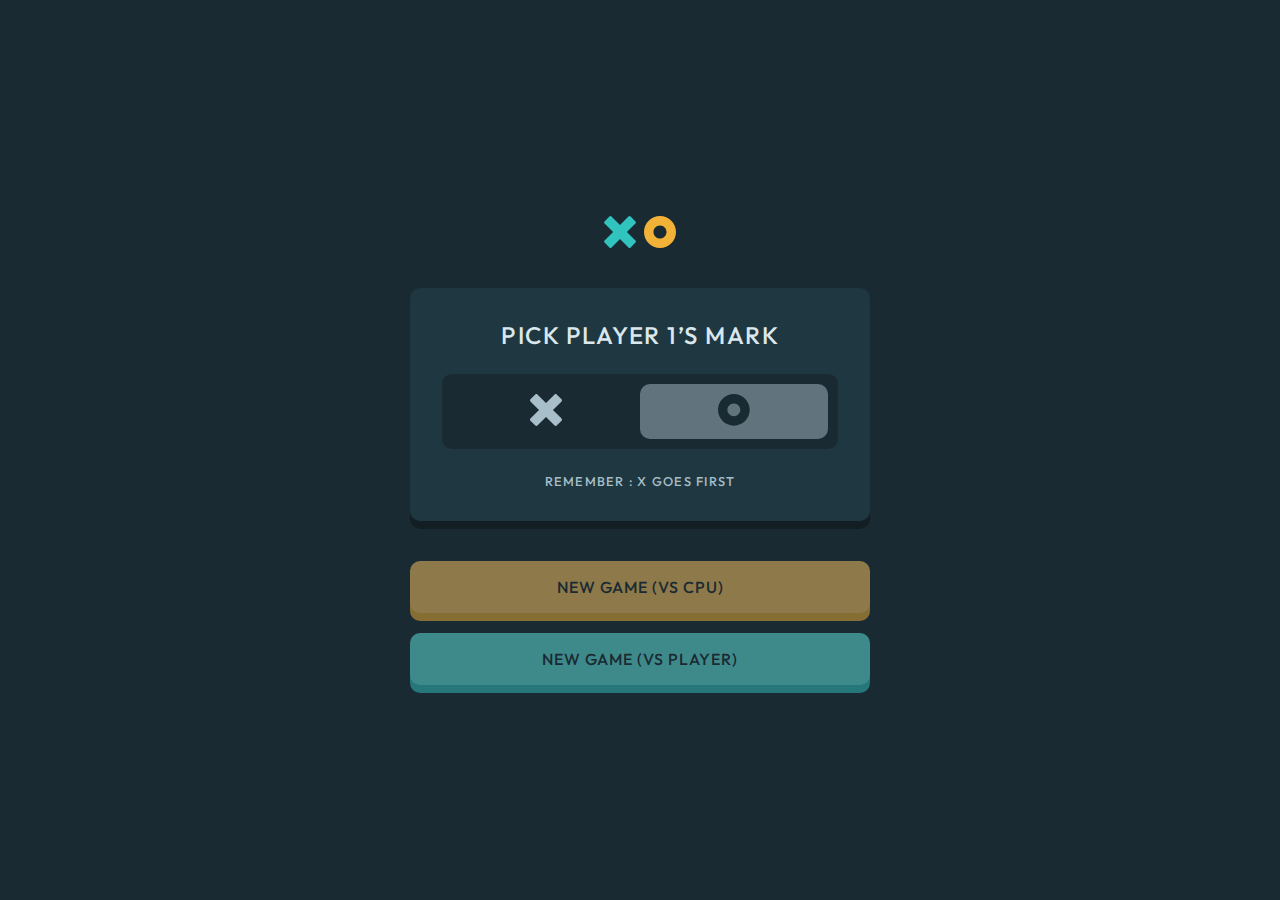
<file: index.html>
<!DOCTYPE html>
<html lang="en">

<head>
  <meta charset="UTF-8">
  <meta name="viewport" content="width=device-width, initial-scale=1.0">

  <link rel="icon" type="image/png" sizes="32x32" href="./assets/favicon-32x32.png">

  <link rel="preconnect" href="https://fonts.googleapis.com">
  <link rel="preconnect" href="https://fonts.gstatic.com" crossorigin>
  <link href="https://fonts.googleapis.com/css2?family=Outfit:wght@500;700&display=swap" rel="stylesheet">

  <link rel="stylesheet" href="./css/index.css">
  <title>Frontend Mentor | Tic Tac Toe</title>
</head>

<body>
  <!--GAME START SECTION-->
  <section class="container">
    <header class="logo">

      <img src="./assets/icon-x.svg" alt="X">
      <img src="./assets/icon-o.svg" alt="0">

    </header>
    <div class="choices">
      <h2>PICK PLAYER 1’S MARK</h2>
      <div class="choices-container" id="choices-container">
        <button type="button" class="choice" id="x_btn" value="X">
          <svg width="32" height="32" viewBox="0 0 32 32" fill="none" xmlns="http://www.w3.org/2000/svg">
            <path fill-rule="evenodd" clip-rule="evenodd"
              d="M31.5569 5.28973L26.7103 0.443061C26.1195 -0.147687 25.1617 -0.147687 24.571 0.443061L16 9.01404L7.42902 0.443061C6.83827 -0.147687 5.88048 -0.147687 5.28973 0.443061L0.443061 5.28973C-0.147687 5.88048 -0.147687 6.83827 0.443061 7.42902L9.01404 16L0.443061 24.571C-0.147687 25.1617 -0.147687 26.1195 0.443061 26.7103L5.28973 31.5569C5.88048 32.1477 6.83827 32.1477 7.42902 31.5569L16 22.986L24.571 31.5569C25.1617 32.1477 26.1195 32.1477 26.7103 31.5569L31.5569 26.7103C32.1477 26.1195 32.1477 25.1617 31.5569 24.571L22.986 16L31.5569 7.42902C32.1477 6.83827 32.1477 5.88048 31.5569 5.28973Z"
              fill="#A8BFC9" />
          </svg>
        </button>
        <button type="button" class="choice" id="o_btn" value="0">
          <svg width="32" height="32" viewBox="0 0 32 32" fill="none" xmlns="http://www.w3.org/2000/svg">
            <path fill-rule="evenodd" clip-rule="evenodd"
              d="M31.7412 15.8706C31.7412 7.10551 24.6357 0 15.8706 0C7.10551 0 0 7.10551 0 15.8706C0 24.6357 7.10551 31.7412 15.8706 31.7412C24.6357 31.7412 31.7412 24.6357 31.7412 15.8706ZM9.4048 15.8706C9.4048 12.2996 12.2996 9.4048 15.8706 9.4048C19.4416 9.4048 22.3364 12.2996 22.3364 15.8706C22.3364 19.4416 19.4416 22.3364 15.8706 22.3364C12.2996 22.3364 9.4048 19.4416 9.4048 15.8706Z"
              fill="#A8BFC9" />
          </svg>
        </button>
      </div>
      <p>REMEMBER : X GOES FIRST</p>
    </div>
    <div class="actions-container">
      <button class="action-btn action-btn-one" id="vsCPU">
        NEW GAME (VS CPU)
      </button>
      <button class="action-btn action-btn-two" id="vsPlayer">
        NEW GAME (VS PLAYER)
      </button>
    </div>
  </section>
  <script defer src="./js/app.js"></script>
</body>

</html>
</file>
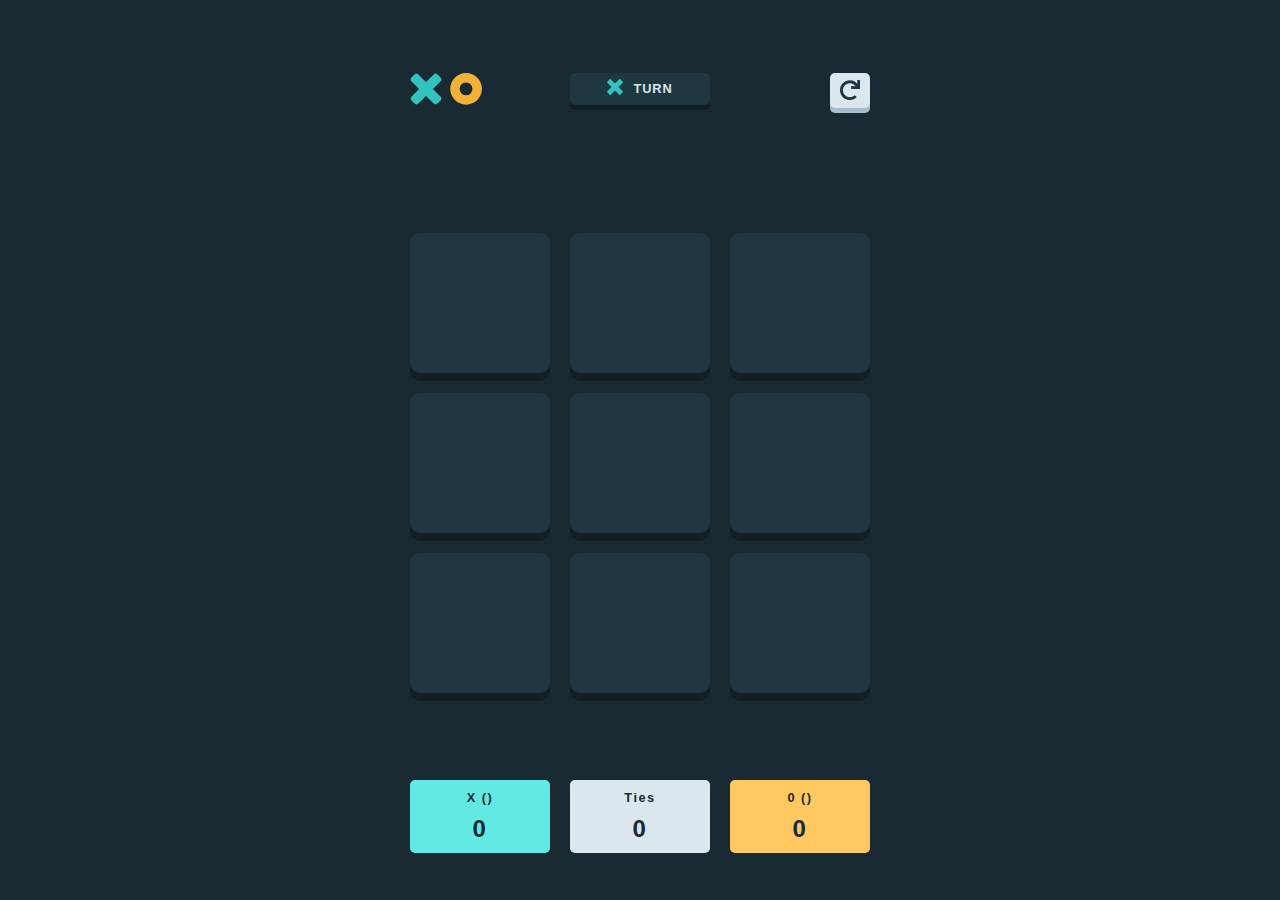
<file: game-board.html>
<!DOCTYPE html>
<html lang="en">

<head>
    <meta charset="UTF-8">
    <meta name="viewport" content="width=device-width, initial-scale=1.0">
    <title>Document</title>
    <link rel="stylesheet" href="./css/game-board.css">
</head>

<body>
    <main class="container">
        <div class="game-board">

            <div class="logo">
                <img src="./assets/logo.svg" alt="logo" height="32">
            </div>
            <div class="turn-indicator">
                <span id="icon"><img src="./assets/icon-x.svg" alt="X"></span>
                <p>Turn</p>
            </div>
            <div class="restart">
                <button type="button" class="restart-btn" id="restart-btn">
                    <img src="./assets/icon-restart.svg" alt="restart icon">
                </button>
            </div>

            <div class="game-cells" id="1" data-id="cell"></div>
            <div class="game-cells" id="2" data-id="cell"></div>
            <div class="game-cells" id="3" data-id="cell"></div>
            <div class="game-cells" id="4" data-id="cell"></div>
            <div class="game-cells" id="5" data-id="cell"></div>
            <div class="game-cells" id="6" data-id="cell"></div>
            <div class="game-cells" id="7" data-id="cell"></div>
            <div class="game-cells" id="8" data-id="cell"></div>
            <div class="game-cells" id="9" data-id="cell"></div>

            <div class="scores score_player-one">
                <p class="score_text">X (<span data-id="first_player-name"></span>)</p>
                <p class="score_number" data-id="X-Score">0</p>
            </div>
            <div class="scores score_draw">
                <p class="score_text">Ties</p>
                <p class="score_number" data-id="draw">0</p>
            </div>
            <div class="scores score_player-two">
                <p class="score_text">0 (<span data-id="second_player-name"></span>)</p>
                <p class="score_number" data-id="0-Score">0</p>
            </div>

        </div>
    </main>


    <section class="modal_wrapper hidden" data-id="modal_wrapper">
        <div class="modal" data-id="modal">
            <div class="modal_content" id="modal_content">

            </div>
            <div class="modal_actions">
                <button class="secondary-btn" data-id="quit">Quit</button>
                <button class="primary-btn" data-id="new-round">Next Round</button>
            </div>
        </div>
    </section>

    <section class="modal_wrapper hidden" data-id="refresh_modal">
        <div class="modal">
            <h2 class="modal_title">Restart Game?</h2>
            <div class="modal_actions">
                <button class="secondary-btn" data-id="continue">No, cancel</button>
                <button class="primary-btn" data-id="cancel">Yes, restart</button>
            </div>
        </div>
    </section>


    <script src="./js/script.js"></script>
    <!-- <script src="./js/test.js"></script>-->
    <!--<script src="./js/game.js"></script>-->
</body>

</html>
</file>
<file: css/index.css>
@import "variables.css";
@import "resets.css";
@import "utility.css";



/*MAIN SCREEN*/


.logo {
    display: flex;
    gap: 0.5rem;
}

.logo img {
    height: 2rem;
}

.choices {
    background: hsl(var(--clr-primary-light));
    width: 100%;
    display: flex;
    flex-direction: column;
    align-items: center;
    gap: 1.5rem;
    padding: 2rem;
    border-radius: var(--br);
    box-shadow: 0px 8px 0px 0px #00000048;
}

.choices p {
    color: hsl(var(--clr-secondary-dark));
}

.choices-container {
    width: 100%;
    background: hsl(var(--clr-primary-dark));
    padding: 10px;
    border-radius: 10px;
    display: flex;
    align-items: center;
    justify-content: space-between;
    position: relative;
}

.choice {
    flex: 1;
    padding: 10px;
    border-radius: 10px;
}

.choice:disabled {
    background-color: hsl(var(--clr-secondary-dark));
    transition: background-color 0.5s linear;
    cursor: not-allowed;
}

.choice:disabled>svg path {
    fill: hsl(var(--clr-primary-dark));
}

.choice:not(:disabled):hover {
    background-color: hsl(var(--clr-primary-light)/ 0.6);
}

.actions-container {
    width: 100%;
    display: flex;
    align-items: center;
    justify-content: space-between;
    flex-direction: column;
    gap: 20px;
}

.action-btn {
    font-family: inherit;
    width: 100%;
    padding-block: 1rem;
    font-size: var(--fs-xs);
    letter-spacing: var(--ls-xs);
    font-weight: var(--fw-medium);
    color: hsl(var(--clr-primary-dark));
    border-radius: 10px;
}

.action-btn-one {
    background-color: hsl(var(--clr-accent-two));
    box-shadow: 0px 8px 0px 0px hsl(var(--clr-shadow-two));
}

.action-btn-two {
    background-color: hsl(var(--clr-accent-one));
    box-shadow: 0px 8px 0px 0px hsl(var(--clr-shadow-one));
}

@media (min-width: 480px) {

    .container {
        max-width: 460px;
    }
}
</file>
<file: css/game-board.css>
@import "variables.css";
@import "resets.css";
@import "utility.css";

.container {
    justify-content: flex-start;
}

.game-board {
    padding-top: 25px;
    display: grid;
    grid-template-columns: repeat(3, 1fr);
    grid-template-rows: repeat(5, 1fr);
    gap: 20px;
}

.turn-indicator {
    width: 100%;
    height: 2rem;
    background: hsl(var(--clr-primary-light));
    box-shadow: 0px 5px 0 0 #00000048;
    border-radius: var(--br-s);
    display: flex;
    align-items: center;
    justify-content: center;
    gap: 10px;
}

.turn-indicator p {
    font-weight: var(--fw-bold);
    font-size: var(--fs-b);
    letter-spacing: var(--ls-b);
    color: hsl(var(--secondary-dark));
    text-transform: uppercase;
}

.turn-indicator span img {
    width: 16px;
    height: 16px;
}

.restart {
    place-self: start end;
}

.restart-btn {
    height: 35px;
    width: 40px;
    display: flex;
    align-items: center;
    justify-content: center;
    background: hsl(var(--clr-secondary-light));
    border-radius: var(--br-s);
    box-shadow: 0px 5px 0 0 hsl(var(--clr-secondary-dark));
}

.hidden {
    display: none;
}

.game-cells {
    width: 100px;
    height: 100px;
    background-color: hsl(var(--clr-primary-light));
    box-shadow: 0 8px 0 0 #00000048;
    border-radius: var(--br-s);
    display: flex;
    align-items: center;
    justify-content: center;
    cursor: pointer;
}

.game-cells.x:hover::before {
    content: url("../assets/icon-x-outline.svg") / "X icon";
}

.game-cells.o:hover::before {
    /*: not(.o):not(.x)*/
    content: url("../assets/icon-o-outline.svg") / "0 icon";
}

.game-cells.x_confirmed::before {
    content: url("../assets/icon-x.svg") / "X icon";
    cursor: not-allowed;
}

.game-cells.o_confirmed::before {
    content: url("../assets/icon-o.svg") / "0 icon";
    cursor: not-allowed;
}

.x_wins {
    background-color: hsl(var(--clr-accent-one));
    box-shadow: 0 8px 0 0 hsl(var(--clr-shadow-one));
}

.o_wins {
    background: hsl(var(--clr-accent-two));
    box-shadow: 0 8px 0 0 hsl(var(--clr-shadow-two));
}

.scores {
    place-self: end stretch;
    display: flex;
    align-items: center;
    justify-content: center;
    flex-direction: column;
    border-radius: var(--br-s);
    gap: 10px;
    padding-block: 10px;
}

.score_player-one {
    background-color: hsl(var(--clr-accent-one));
}

.score_draw {
    background-color: hsl(var(--clr-secondary-light));
}

.score_player-two {
    background-color: hsl(var(--clr-accent-two));
}

.score_number,
.score_text {
    font-size: var(--fs-m);
    font-weight: var(--fw-bold);
    letter-spacing: var(--ls-m);
    color: hsl(var(--clr-primary-dark));
}

.score_text {
    font-size: var(--fs-b);
}

/*Modal*/
.modal_wrapper {
    position: absolute;
    z-index: 10;
    top: 0;
    bottom: 0;
    right: 0;
    left: 0;
    background: rgba(0, 0, 0, 0.6);
    display: flex;
    align-items: center;
    justify-content: center;
}

.modal {
    background: hsl(var(--clr-primary-dark));
    width: 100%;
    padding-block: 40px;
    display: flex;
    align-items: center;
    justify-content: center;
    flex-direction: column;
    gap: 1rem;
}

.modal_content {
    text-align: center;
}

.modal_content>p:first-child {
    margin-bottom: 1rem;
}

.modal_player-name {
    text-transform: uppercase;
    letter-spacing: var(--ls-b);
    font-size: var(--fs-b);
    color: hsl(var(--clr-secondary-dark));
}

.modal_title {
    text-transform: uppercase;
    font-size: var(--fs-m);
    font-weight: var(--fw-bold);
    letter-spacing: var(--ls-m);
}

.modal_player-icon {
    margin-right: 1rem;
}

.modal_title__player-X-color {
    color: hsl(var(--clr-accent-one));
}

.modal_title__player-0-color {
    color: hsl(var(--clr-accent-two));
}

.modal_actions {
    display: flex;
    align-items: center;
    justify-content: center;
    gap: 1rem;
}

.modal_actions button {
    border-radius: 10px;
    padding-block: 1rem;
    padding-inline: 1.5rem;
    text-transform: uppercase;
    font-weight: var(--fw-bold);
    letter-spacing: var(--ls-xs);
    margin-top: 0.5rem;
    color: hsl(var(--clr-primary-dark));
}

.secondary-btn {
    background-color: hsl(var(--clr-secondary-light));
    box-shadow: 0 8px 0 0 hsl(var(--clr-secondary-dark));
}

.primary-btn {
    background-color: hsl(var(--clr-accent-two));
    box-shadow: 0 8px 0 0 hsl(var(--clr-shadow-two));
}



@media(min-width:480px) {
    .game-board {
        max-width: 460px;
    }

    .container {
        justify-content: center;
    }
}

@media(min-width:620px) {
    .game-cells {
        width: 140px;
        height: 140px;
        border-radius: var(--br);
    }

    .container {
        justify-content: center;
    }
}
</file>
